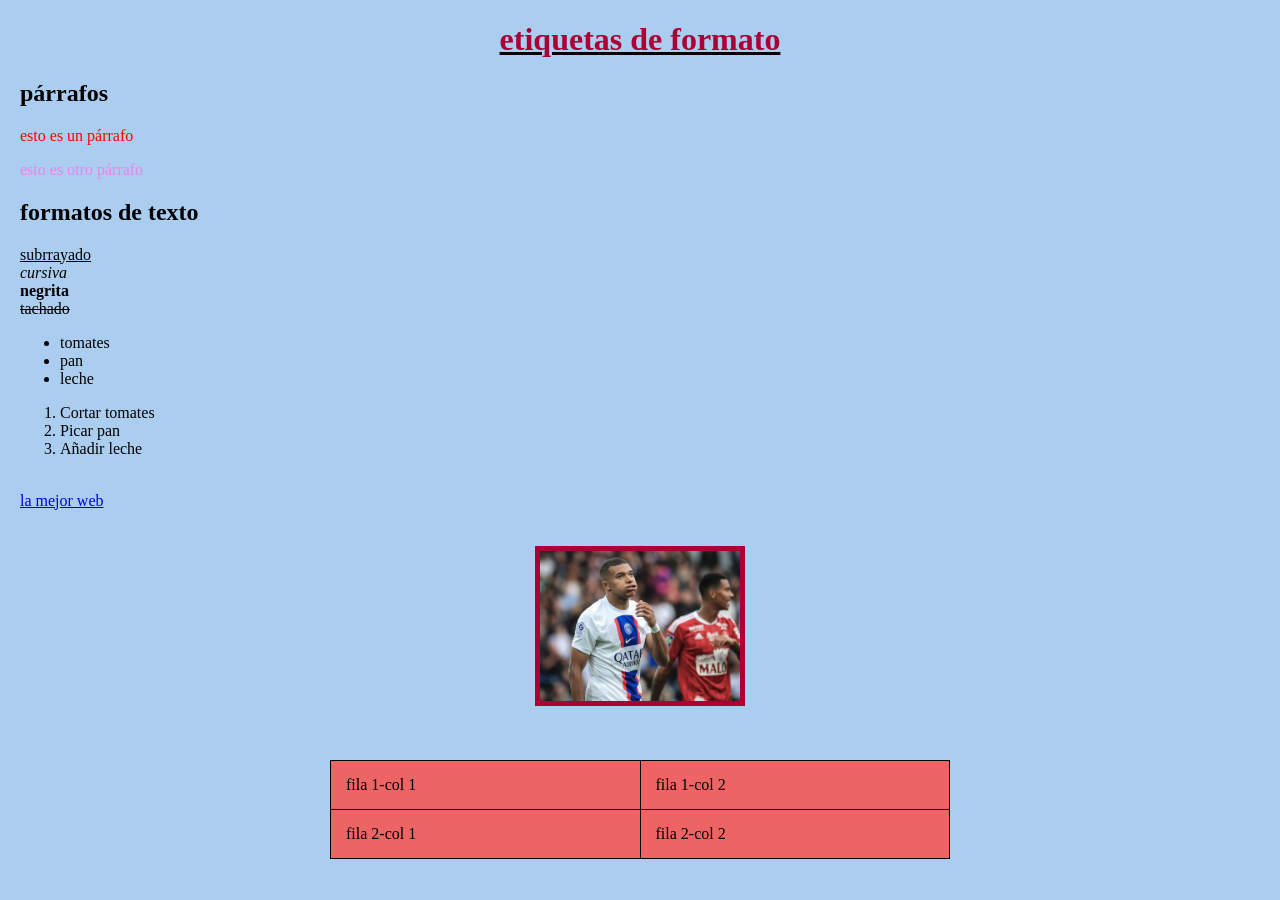
<file: index.html>
<!DOCTYPE html>
<html lang="en">
<head>
    <meta charset="UTF-8">
    <meta name="viewport" content="width=device-width, initial-scale=1.0">
    <meta http-equiv="X-UA-Compatible" content="ie=edge">
    <title>mi pagina web</title>
    <link rel="stylesheet" href="estilos.css">
    <style>
    p {color: violet;}
    h1{color:#ab0035;
     text-decoration: underline black;}
    </style>
</head>
<body style="background-color:#abcdef;">
    <h1>etiquetas de formato</h1>
    <h2>párrafos</h2>
    <p style="color: red;">esto es un párrafo</p>
    <p>esto es otro párrafo</p>
    <h2>formatos de texto</h2>
    <u>subrrayado</u><br>
    <i>cursiva</i><br>
    <b>negrita</b><br>
    <s>tachado</s><br>

<ul>
    <li>tomates</li>
    <li>pan</li>
    <li>leche</li>
</ul>
<ol>
    <li>Cortar tomates</li>
    <li>Picar pan</li>
    <li>Añadir leche</li>
</ol>
<br><a href="http://www.marca.com">la mejor web</a><br><br><br>
<a href="http://www.marca.com"><img width="200" src="mbppe.jpg" alt="">
</a><br><br><br>

<table border="1">
    <tr>
        <td>fila 1-col 1</td>
        <td>fila 1-col 2</td>
    </tr>
    <tr>
        <td>fila 2-col 1</td>
        <td>fila 2-col 2</td>
    </tr>
</table>

</body>
</html>
</file>
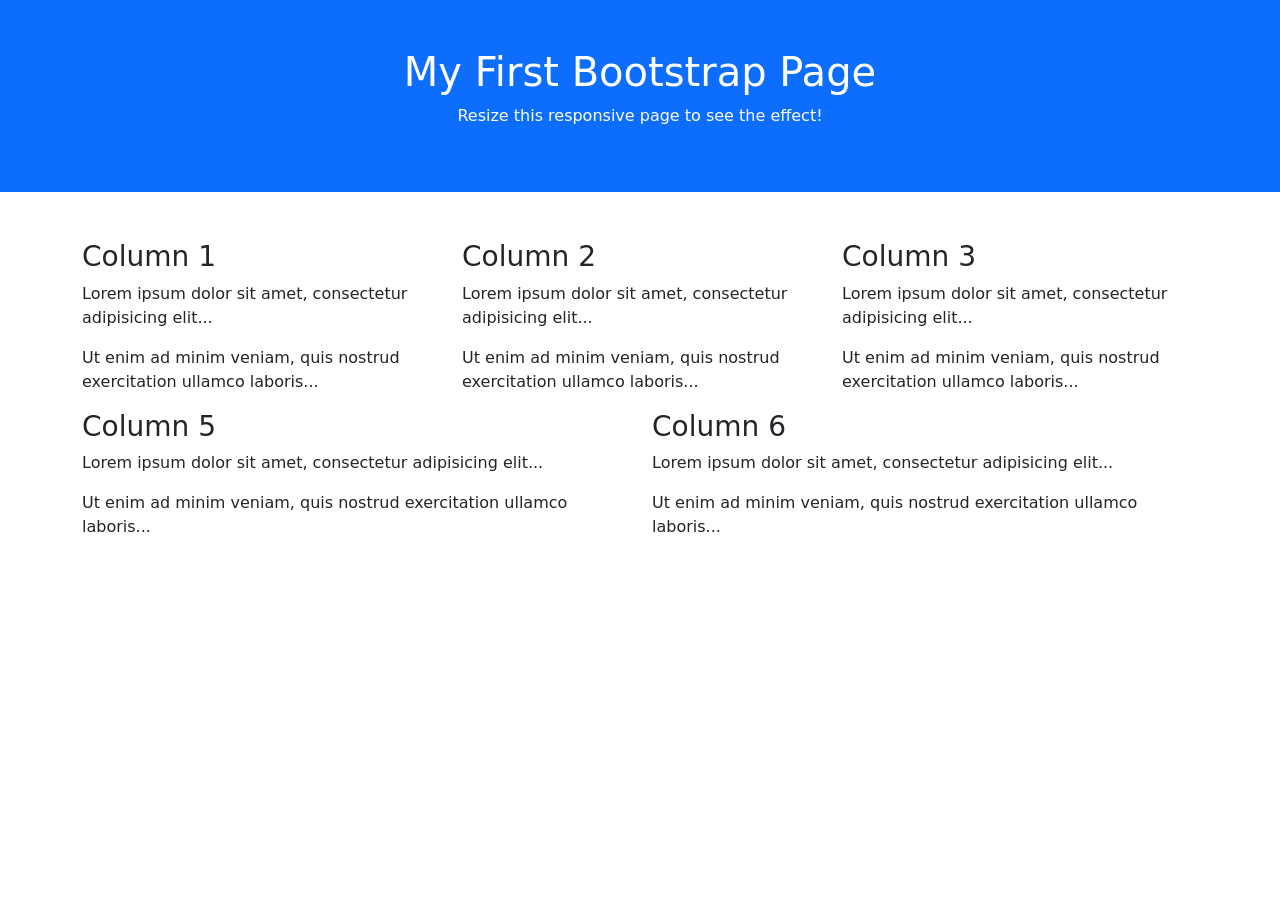
<file: bootstrap.html>
<!DOCTYPE html>
<html lang="en">
<head>
  <title>Bootstrap 5 Example</title>
  <meta charset="utf-8">
  <meta name="viewport" content="width=device-width, initial-scale=1">
  <link href="https://cdn.jsdelivr.net/npm/bootstrap@5.2.1/dist/css/bootstrap.min.css" rel="stylesheet">
  <script src="https://cdn.jsdelivr.net/npm/bootstrap@5.2.1/dist/js/bootstrap.bundle.min.js"></script>
</head>
<body>

<div class="container-fluid p-5 bg-primary text-white text-center">
  <h1>My First Bootstrap Page</h1>
  <p>Resize this responsive page to see the effect!</p> 
</div>
  
<div class="container mt-5">
  <div class="row">
    <div class="col-sm-4">
      <h3>Column 1</h3>
      <p>Lorem ipsum dolor sit amet, consectetur adipisicing elit...</p>
      <p>Ut enim ad minim veniam, quis nostrud exercitation ullamco laboris...</p>
    </div>
    <div class="col-sm-4">
      <h3>Column 2</h3>
      <p>Lorem ipsum dolor sit amet, consectetur adipisicing elit...</p>
      <p>Ut enim ad minim veniam, quis nostrud exercitation ullamco laboris...</p>
    </div>
    <div class="col-sm-4">
      <h3>Column 3</h3>        
      <p>Lorem ipsum dolor sit amet, consectetur adipisicing elit...</p>
      <p>Ut enim ad minim veniam, quis nostrud exercitation ullamco laboris...</p>
    </div>
    <div class="col-sm-6">
      <h3>Column 5</h3>        
      <p>Lorem ipsum dolor sit amet, consectetur adipisicing elit...</p>
      <p>Ut enim ad minim veniam, quis nostrud exercitation ullamco laboris...</p>
    </div>
    <div class="col-sm-6">
      <h3>Column 6</h3>        
      <p>Lorem ipsum dolor sit amet, consectetur adipisicing elit...</p>
      <p>Ut enim ad minim veniam, quis nostrud exercitation ullamco laboris...</p>
    </div>
  </div>
</div>

</body>
</html>
</file>
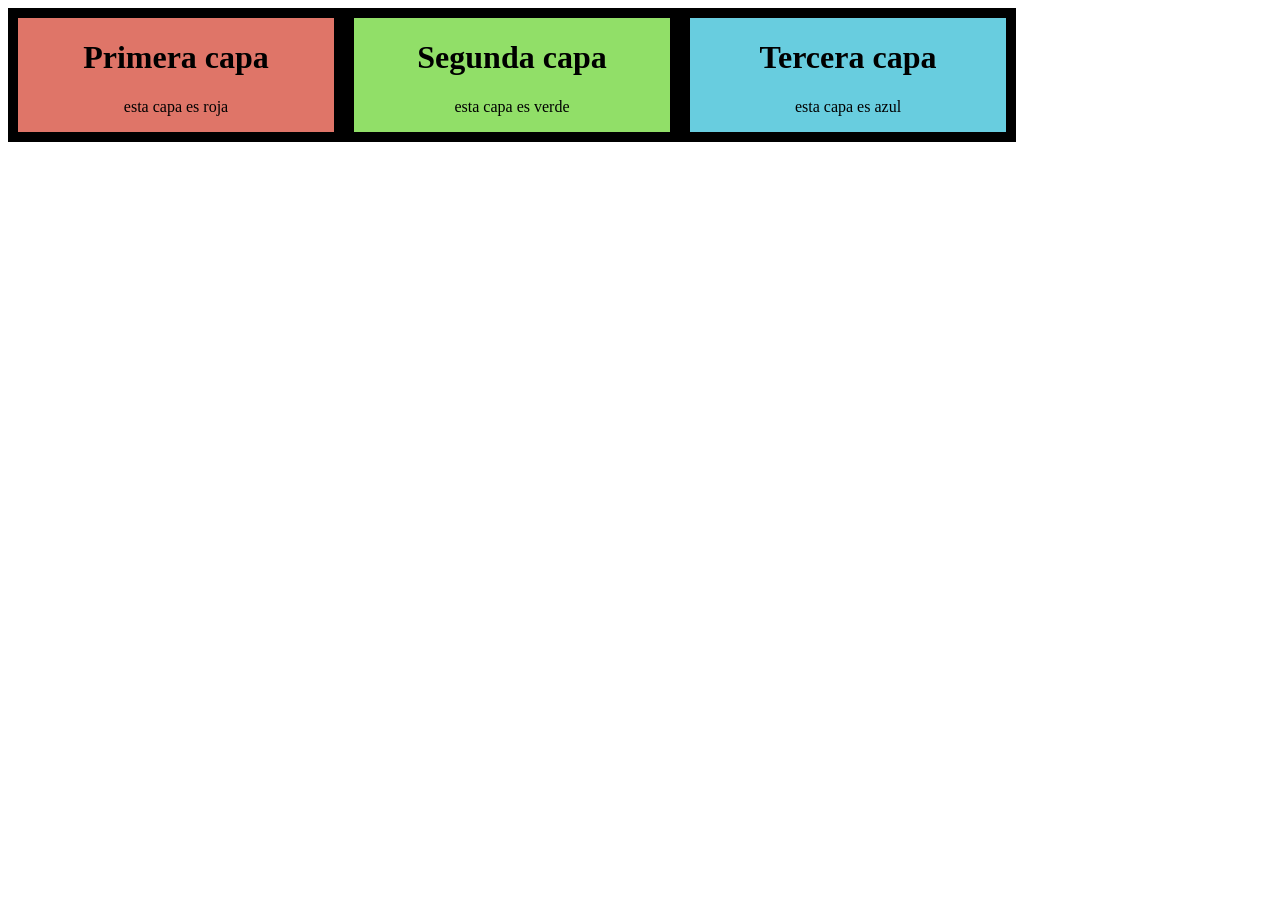
<file: capas.html>
<html lang="en">
<head>
    <meta charset="UTF-8">
    <meta name="viewport" content="width=device-width, initial-scale=1.0">
    <meta http-equiv="X-UA-Compatible" content="ie=edge">
    <title>Document</title>
</head>
<body>
    <div style="background-color:#DF7568; border: solid 10px; text-align: center; float: left; width: 25%;">
        <h1>Primera capa</h1>
        <p>esta capa es roja</p>
    </div>
    <div style="background-color:#91DF68; border: solid 10px; text-align: center;float: left; width: 25%;">
            <h1>Segunda capa</h1>
            <p>esta capa es verde</p>
    </div>
    <div style="background-color:#68CDDF; border: solid 10px; text-align: center;float: left; width: 25%;">
                <h1>Tercera capa</h1>
                <p>esta capa es azul</p>
    </div>
</body>
</html>
</file>
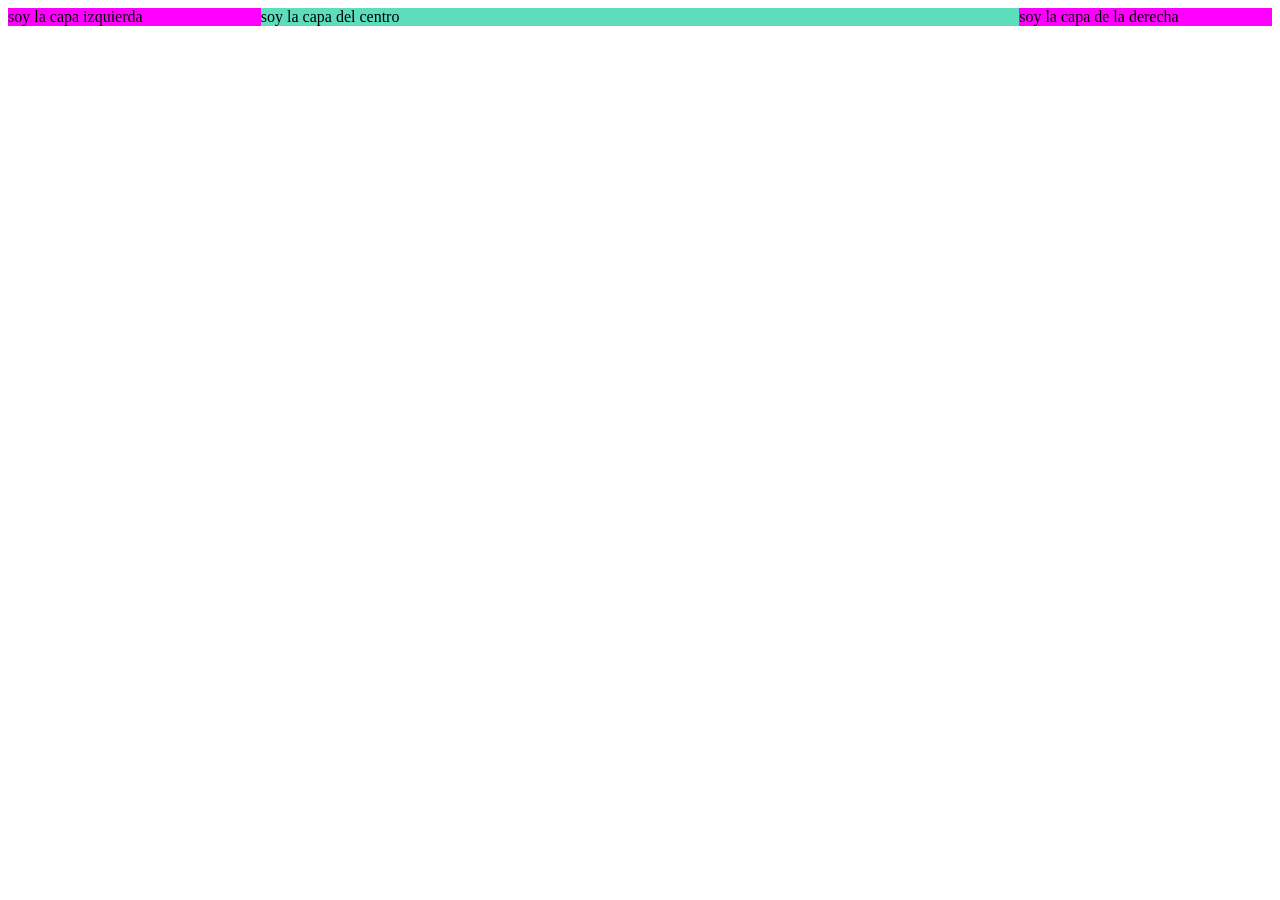
<file: capas_responsive.html>
<!DOCTYPE html>
<html lang="en">
<head>
    <meta charset="UTF-8">
    <meta name="viewport" content="width=device-width, initial-scale=1.0">
    <meta http-equiv="X-UA-Compatible" content="ie=edge">
    <title>Document</title>
    <style>
    .izquierda, .derecha{
        width: 20%;
        float: left;}

    .centro{
        width: 60%;
        float: left;
        background-color: rgb(94, 221, 189);}

    .izquierda{background-color: magenta;}

    .derecha{background-color: magenta;}

    @media screen and (max-width: 800px){
        .izquierda, .derecha, .centro{
            width: 100%;
            }}

    </style>
</head>
<body>

    <div class="izquierda">soy la capa izquierda</div>
    <div class="centro">soy la capa del centro</div>
    <div class="derecha">soy la capa de la derecha</div>

</body>
</html>
</file>
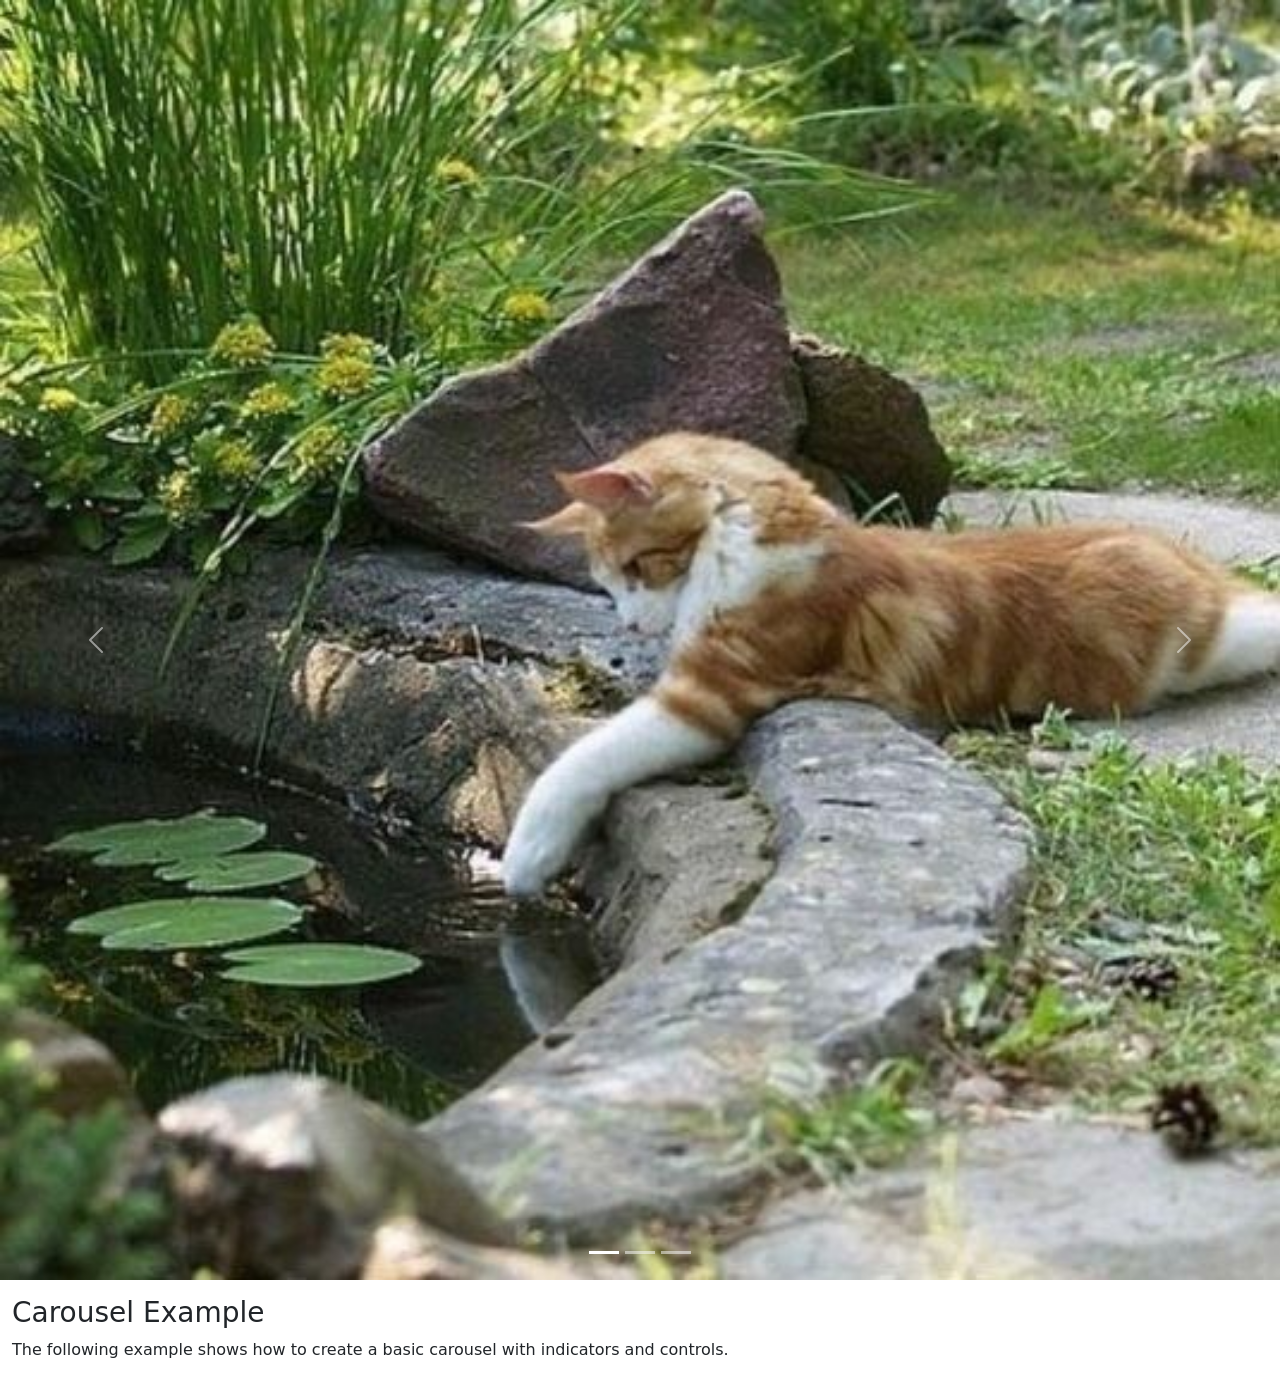
<file: carrousel.html>
<!DOCTYPE html>
<html lang="en">
<head>
  <title>Bootstrap Example</title>
  <meta charset="utf-8">
  <meta name="viewport" content="width=device-width, initial-scale=1">
  <link href="https://cdn.jsdelivr.net/npm/bootstrap@5.2.1/dist/css/bootstrap.min.css" rel="stylesheet">
  <script src="https://cdn.jsdelivr.net/npm/bootstrap@5.2.1/dist/js/bootstrap.bundle.min.js"></script>
</head>
<body>

<!-- Carousel -->
<div id="demo" class="carousel slide" data-bs-ride="carousel">

  <!-- Indicators/dots -->
  <div class="carousel-indicators">
    <button type="button" data-bs-target="#demo" data-bs-slide-to="0" class="active"></button>
    <button type="button" data-bs-target="#demo" data-bs-slide-to="1"></button>
    <button type="button" data-bs-target="#demo" data-bs-slide-to="2"></button>
  </div>
  
  <!-- The slideshow/carousel -->
  <div class="carousel-inner">
    <div class="carousel-item active">
      <img src="gato.jpg" alt="Los Angeles" class="d-block" style="width:100%">
    </div>
    <div class="carousel-item">
      <img src="gato2.jpg" alt="Chicago" class="d-block" style="width:100%">
    </div>
    <div class="carousel-item">
      <img src="gato3.jpg" alt="New York" class="d-block" style="width:100%">
    </div>
  </div>
  
  <!-- Left and right controls/icons -->
  <button class="carousel-control-prev" type="button" data-bs-target="#demo" data-bs-slide="prev">
    <span class="carousel-control-prev-icon"></span>
  </button>
  <button class="carousel-control-next" type="button" data-bs-target="#demo" data-bs-slide="next">
    <span class="carousel-control-next-icon"></span>
  </button>
</div>

<div class="container-fluid mt-3">
  <h3>Carousel Example</h3>
  <p>The following example shows how to create a basic carousel with indicators and controls.</p>
</div>

</body>
</html>
</file>
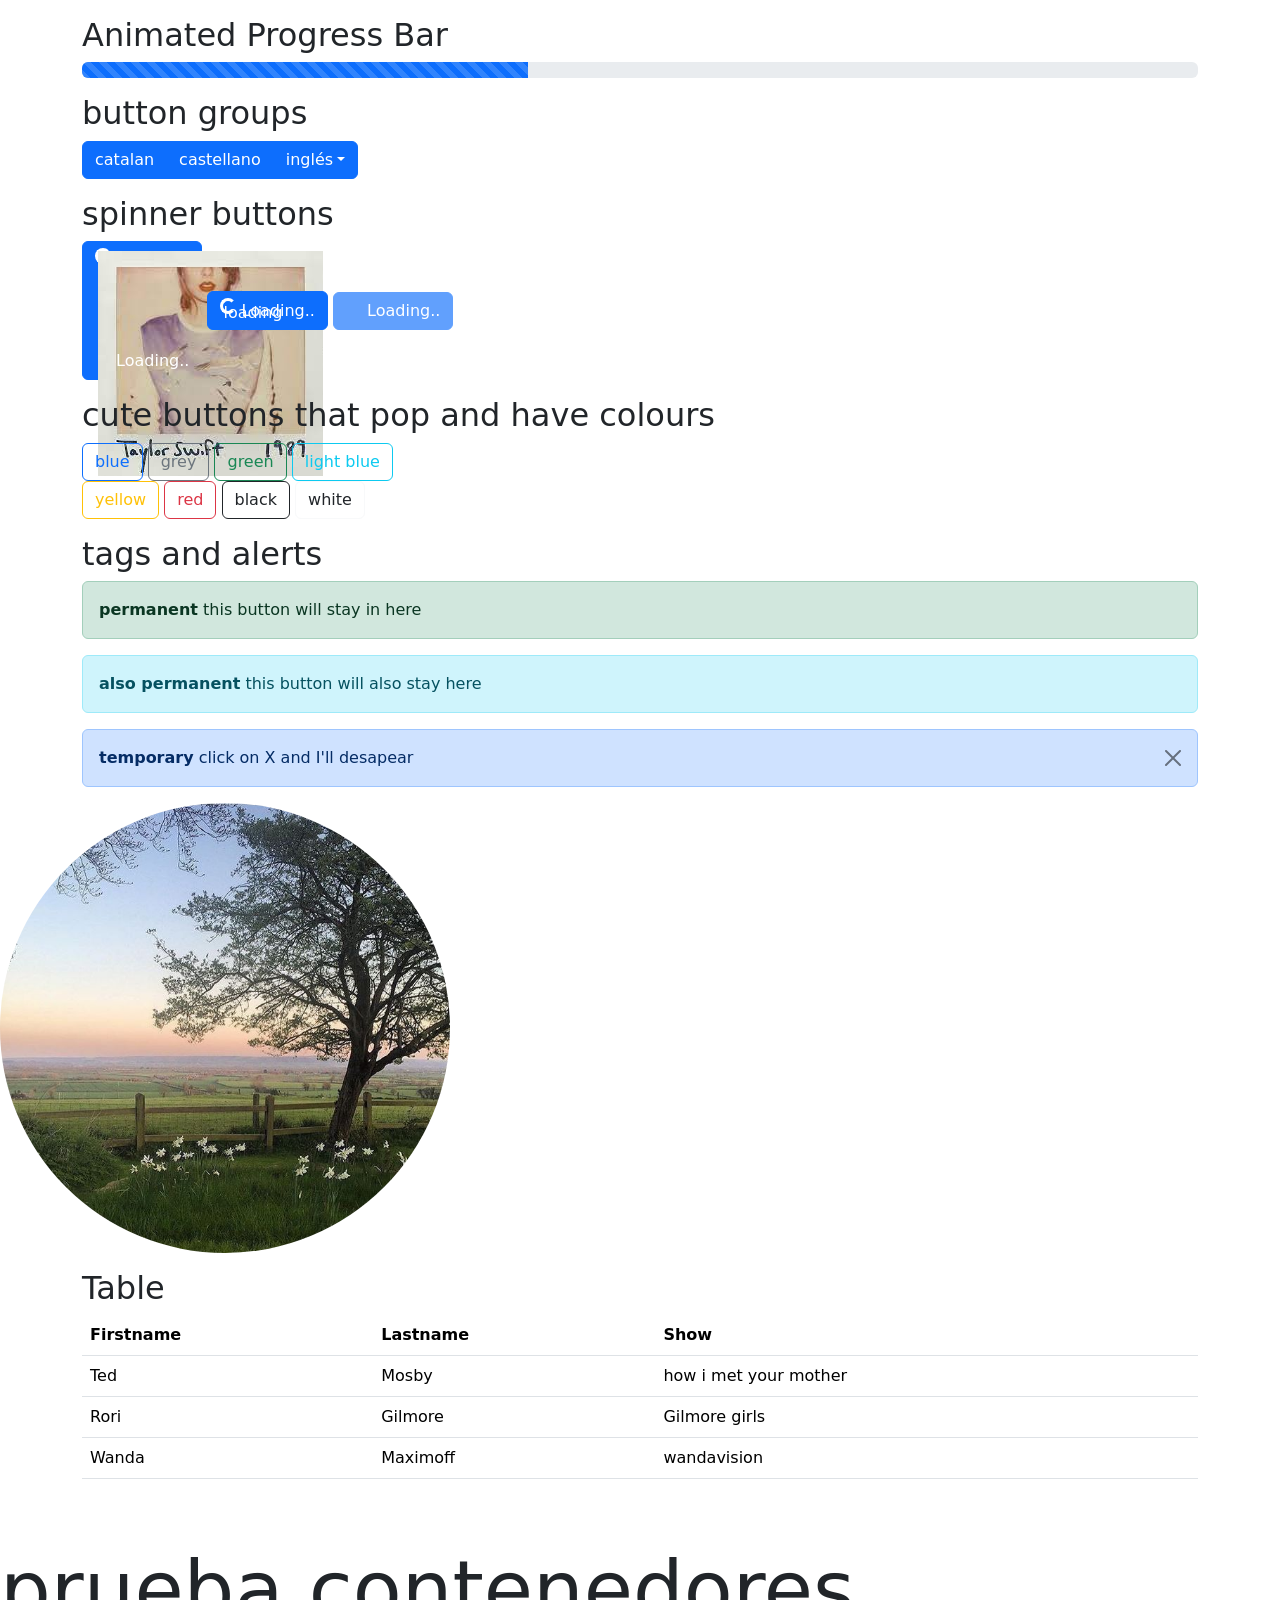
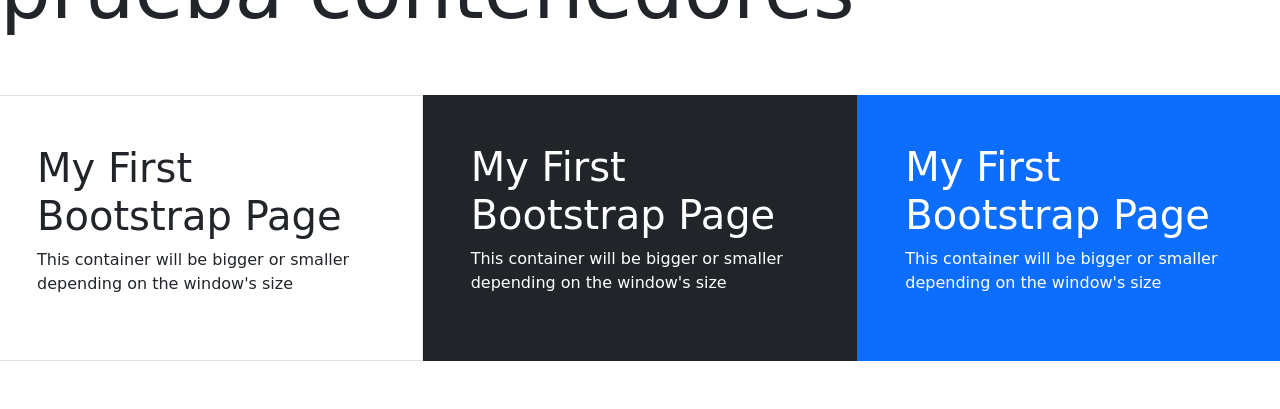
<file: contenedores.html>
<!DOCTYPE html>
<html lang="en">
<head>
  <title>Bootstrap Example</title>
  <meta charset="utf-8">
  <meta name="viewport" content="width=device-width, initial-scale=1">
  <link href="https://cdn.jsdelivr.net/npm/bootstrap@5.2.1/dist/css/bootstrap.min.css" rel="stylesheet">
  <script src="https://cdn.jsdelivr.net/npm/bootstrap@5.2.1/dist/js/bootstrap.bundle.min.js"></script>

</head>
<body>

<div class="container mt-3">
    <h2>Animated Progress Bar</h2>
    <div class="progress">
      <div class="progress-bar progress-bar-striped progress-bar-animated" style="width:40%"></div>
    </div>
</div>
      

<div class="container mt-3">
  <h2>button groups</h2>
  <div class="btn-group">
    <button type="button" class="btn btn-primary">catalan</button>
    <button type="button" class="btn btn-primary">castellano</button>
    <div class="btn-group">
      <button type="button" class="btn btn-primary dropdown-toggle" data-bs-toggle="dropdown">inglés</button>
      <ul class="dropdown-menu">
        <li><a class="dropdown-item" href="#">british</a></li>
        <li><a class="dropdown-item" href="#">american</a></li>
      </ul>
    </div>
  </div>
</div>
      

<div class="container mt-3">
  <h2>spinner buttons</h2>
  <button class="btn btn-primary">
    <span class="spinner-border spinner-border-sm"> <img src="1989.jfif" alt=""> </span>
    Loading..
  </button>

  <button class="btn btn-primary">
    <span class="spinner-border spinner-border-sm">loading</span>
    Loading..
  </button>
  

  <button class="btn btn-primary" disabled>
      <span class="spinner-grow spinner-grow-sm">loading</span>
      Loading..
    </button>

</div>
      

<div class="container mt-3">
  <h2>cute buttons that pop and have colours</h2>
  <button type="button" class="btn btn-outline-primary">blue</button>
  <button type="button" class="btn btn-outline-secondary">grey</button>
  <button type="button" class="btn btn-outline-success">green</button>
  <button type="button" class="btn btn-outline-info">light blue</button><br>
  <button type="button" class="btn btn-outline-warning">yellow</button>
  <button type="button" class="btn btn-outline-danger">red</button>
  <button type="button" class="btn btn-outline-dark">black</button>
  <button type="button" class="btn btn-outline-light text-dark">white</button>
</div>
      

<div class="container mt-3">
    <h2>tags and alerts</h2>
    <div class="alert alert-success">
      <strong>permanent</strong> this button will stay in here
    </div>
    <div class="alert alert-info">
      <strong>also permanent</strong> this button will also stay here
    </div>
    <div class="alert alert-primary alert-dismissible">
      <button type="button" class="btn-close" data-bs-dismiss="alert"></button>
      <strong>temporary</strong> click on X and I'll desapear
    </div>
  </div>
  

<img class="rounded-circle" src="paisaje.jpg" alt="" width="450px" height="450px">

<div class="container mt-3">
    <h2>Table</h2>
    <table class="table table-hover">
      <thead class="bg-success text-white">
        <tr>
          <th>Firstname</th>
          <th>Lastname</th>
          <th>Show</th>
        </tr>
      </thead>
      <tbody>
        <tr>
          <td>Ted</td>
          <td>Mosby</td>
          <td>how i met your mother</td>
        </tr>
        <tr>
          <td>Rori</td>
          <td>Gilmore</td>
          <td>Gilmore girls</td>
        </tr>
        <tr>
          <td>Wanda</td>
          <td>Maximoff</td>
          <td>wandavision</td>
        </tr>
      </tbody>
    </table>
</div>

<br><br>

<div class="container-">
  <h1 class="display-1">prueba contenedores</h1>
  <div class="row">
    <div class="col-sm-4 p-5 my-5 border">
      <h1>My First Bootstrap Page</h1>
      <p>This container will be bigger or smaller depending on the window's size</p>
    </div>

    <div class="col-sm-4 p-5 my-5 bg-dark text-white">
      <h1>My First Bootstrap Page</h1>
      <p>This container will be bigger or smaller depending on the window's size</p>
    </div>

    <div class="col-sm-4 p-5 my-5 bg-primary text-white">
      <h1>My First Bootstrap Page</h1>
      <p>This container will be bigger or smaller depending on the window's size</p>
    </div>
  </div>
</div>



</body>
</html>
</file>
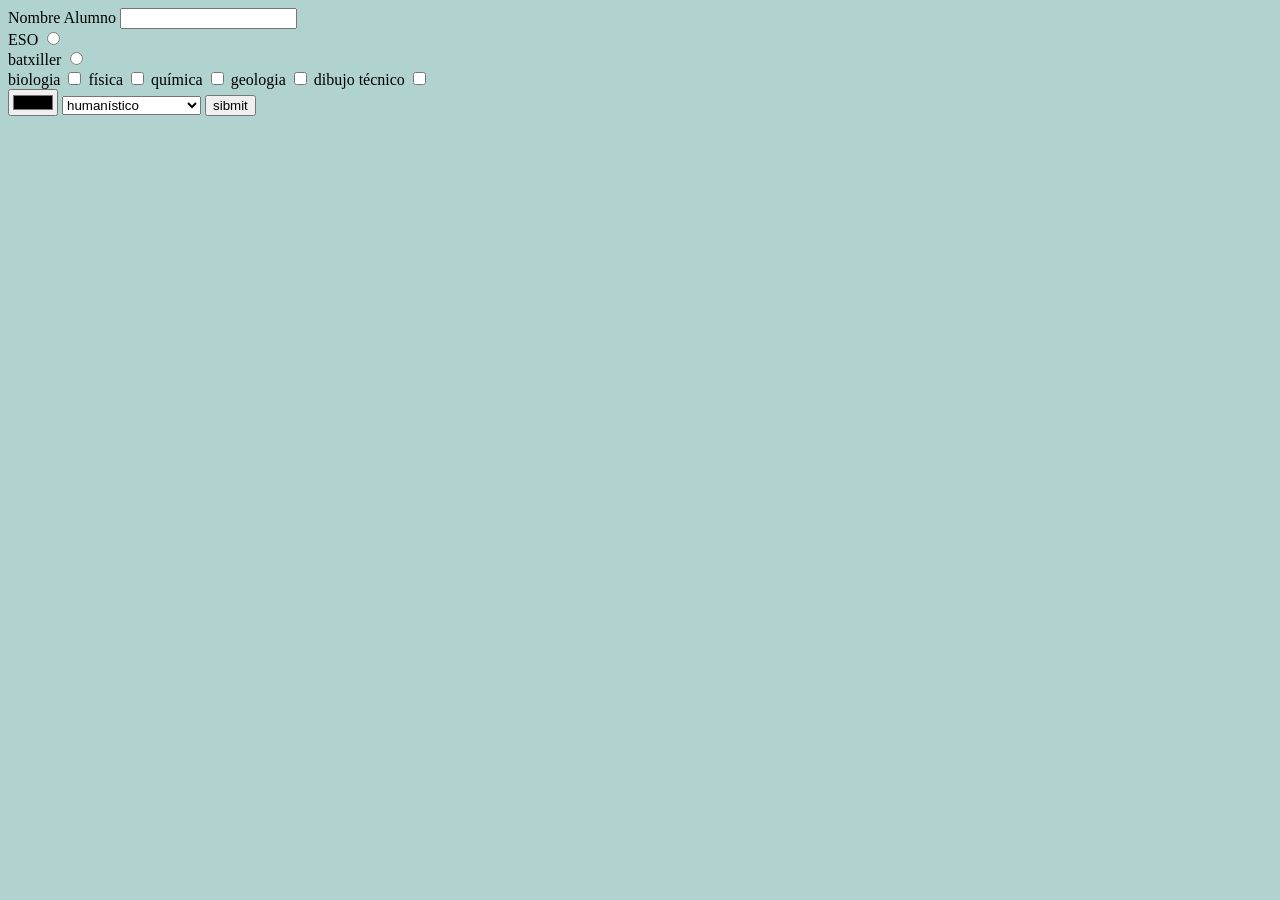
<file: formularios.html>
<!DOCTYPE html>
<html lang="en">
<head>
    <meta charset="UTF-8">
    <meta name="viewport" content="width=device-width, initial-scale=1.0">
    <meta http-equiv="X-UA-Compatible" content="ie=edge">
    <title>Document</title>
    
    
</head>
<body style="background-color: #b1d3cf;">
    <form action="javascript:window.alert()">
        <label for="nombre">Nombre Alumno</label>
        <input type="text" name="nombre" id="nombre">
        <br>
        <label for="etapa">ESO</label>
        <input type="radio" name=etapa id=ESO>
        <br>
        <label for="etapa">batxiller</label>
        <input type="radio" name=etapa id=batx>
        <br>
        <label for="optativas">biologia</label>
        <input type="checkbox" name="optativas" id="bio">
        <label for="optativas">física</label>
        <input type="checkbox" name="optativas" id="fis">
        <label for="optativas">química</label>
        <input type="checkbox" name="optativas" id="qui">
        <label for="optativas">geologia</label>
        <input type="checkbox" name="optativas" id="geo">
        <label for="optativas">dibujo técnico</label>
        <input type="checkbox" name="optativas" id="dt">
        <br>
        <label for="color preferido"></label>
        <input type="color" name="" id="">

        <select name="modalidad" id="modalidad" size="1">
            <option value="humanistico">humanístico</option>
            <option value="social">social</option>
            <option value="cienciasdelasalud">ciencias de la salud</option>
            <option value="tecnologico">tecnológico</option>
        </select>

        <input type="submit" value="sibmit">
    </form>
</body>
</html>
</file>
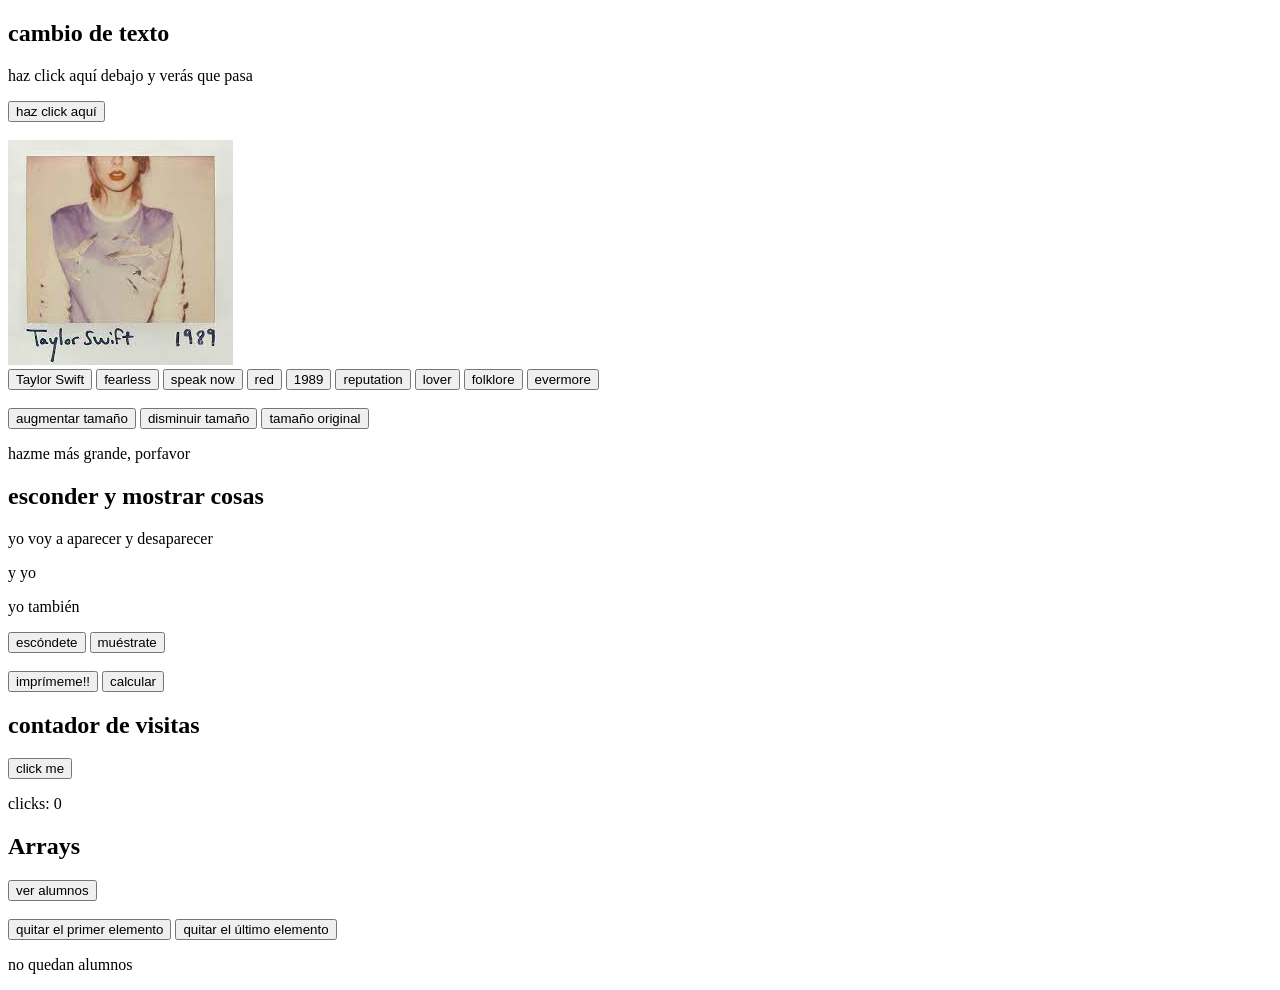
<file: javascript1.html>
<!DOCTYPE html>
<html lang="en">
<head>
    <meta charset="UTF-8">
    <meta name="viewport" content="width=device-width, initial-scale=1.0">
    <meta http-equiv="X-UA-Compatible" content="ie=edge">
    <title>Document</title>
    <script src="scripts.js">

    </script>

</head>
<body>
    <h2>cambio de texto</h2>

    <p id="demo">haz click aquí debajo y verás que pasa</p>

    <button onclick="pulsar()">
        haz click aquí
    </button>

<br><br>

    <img id="foto" src="1989.jfif" alt=""><br>
    <button onclick="cambio('debut')">Taylor Swift</button>
    <button onclick="cambio('fearless')">fearless</button>
    <button onclick="cambio('speaknow')">speak now</button>
    <button onclick="cambio('red')">red</button>
    <button onclick="cambio('milnovecientos')">1989</button>
    <button onclick="cambio('reputation')">reputation</button>
    <button onclick="cambio('lover')">lover</button>
    <button onclick="cambio('folklore')">folklore</button>
    <button onclick="cambio('evermore')">evermore</button>

<br><br>

    <button onclick="grande()">augmentar tamaño</button>
    <button onclick="pequenyo()">disminuir tamaño</button>
    <button onclick="mediano()">tamaño original</button>

    <p id="cambioletra">hazme más grande, porfavor</p>

    <h2>esconder y mostrar cosas</h2>
    <div  id="escondido">
        <p>yo voy a aparecer y desaparecer</p>
        <p>y yo</p>
        <p>yo también</p>
    </div>
    <button onclick="esconder()">escóndete</button>
    <button onclick="mostrar()">muéstrate</button>

<br><br>

    <button onclick="imprimir()">imprímeme!!</button>
    <button onclick="calcular()">calcular</button>

<br><h2>contador de visitas</h2>
<button type="button" onclick="onClick()">click me</button>
<p>clicks: <a id= "clicks">0</a></p>

<h2>Arrays</h2>

<button type="button" onClick="pruebaArrays()">ver alumnos</button>
<br><br>
<button type="button" onClick="primero()">quitar el primer elemento</button>
<button type="button" onClick="ultimo()">quitar el último elemento</button>

<p id=listaAlumnos></p>

<p id="noquedan">no quedan alumnos</p>

</body>
</html>
</file>
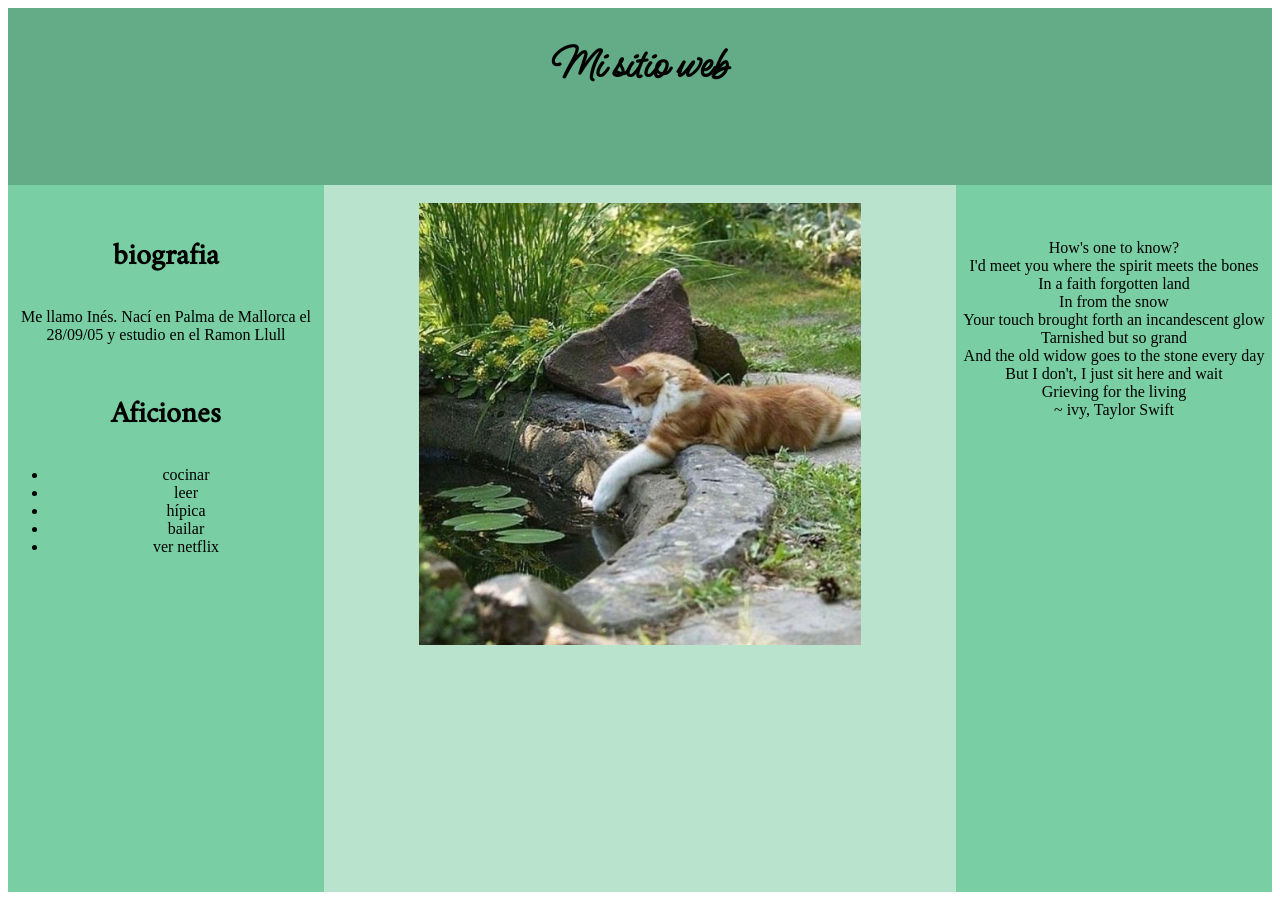
<file: mi_web.html>
<html lang="en">
<head>
    <meta charset="UTF-8">
    <meta name="viewport" content="width=device-width, initial-scale=1.0">
    <meta http-equiv="X-UA-Compatible" content="ie=edge">
    <title>Document</title>
    <style>
    @import url('https://fonts.googleapis.com/css2?family=Ms+Madi&display=swap');
    @import url('https://fonts.googleapis.com/css2?family=Amiri+Quran&display=swap');
    h1{font-family: 'Ms Madi', cursive; font-size: 44px;}
    h2{font-family: 'Amiri Quran', serif; font-size: 30px;}
    .menu{
        background-color:#64AB87;
        text-align: center; 
        float: left; 
        width: 100%; 
        height: 20%;}
    .bio, .lyric{
        background-color:#79CEA3; 
        text-align: center; 
        float: left; 
        width: 25%; 
        height: 80%;}
    .foto{
        background-color:#BAE3CE; 
        text-align: center; 
        float: left; 
        width: 50%; 
        height: 80%;}


@media screen and (max-width: 800px){
    .menu, .bio, .foto, .lyric{
        width: 100%;
        }
    .lyric{
        height: 40%;
        }

    .bio{
        height: 60%;
        }
        }

    </style>
</head>

<body>
    <div class="menu">
        <h1>Mi sitio web</h1>
    </div>
    <div class="bio">
            <h2>biografia</h2>
            <p>Me llamo Inés. Nací en Palma de Mallorca el 28/09/05 y estudio en el Ramon Llull</p>
            <h2>Aficiones</h2>
            <ul>
                <li>cocinar</li>
                <li>leer</li>
                <li>hípica</li>
                <li>bailar</li>
                <li>ver netflix</li>
            </ul>
    </div>
    <div class="foto">
        <br><img  width="70%"  src="gato.jpg" alt="">
    </div>
    <div class="lyric">
        <br><br>
        <br>How's one to know?
        <br>I'd meet you where the spirit meets the bones
        <br>In a faith forgotten land
        <br>In from the snow
        <br>Your touch brought forth an incandescent glow
        <br>Tarnished but so grand
        <br>And the old widow goes to the stone every day
        <br>But I don't, I just sit here and wait
        <br>Grieving for the living
        <br style="text-align: left;">~ ivy, Taylor Swift
    </div>
</body>
</html>
</file>
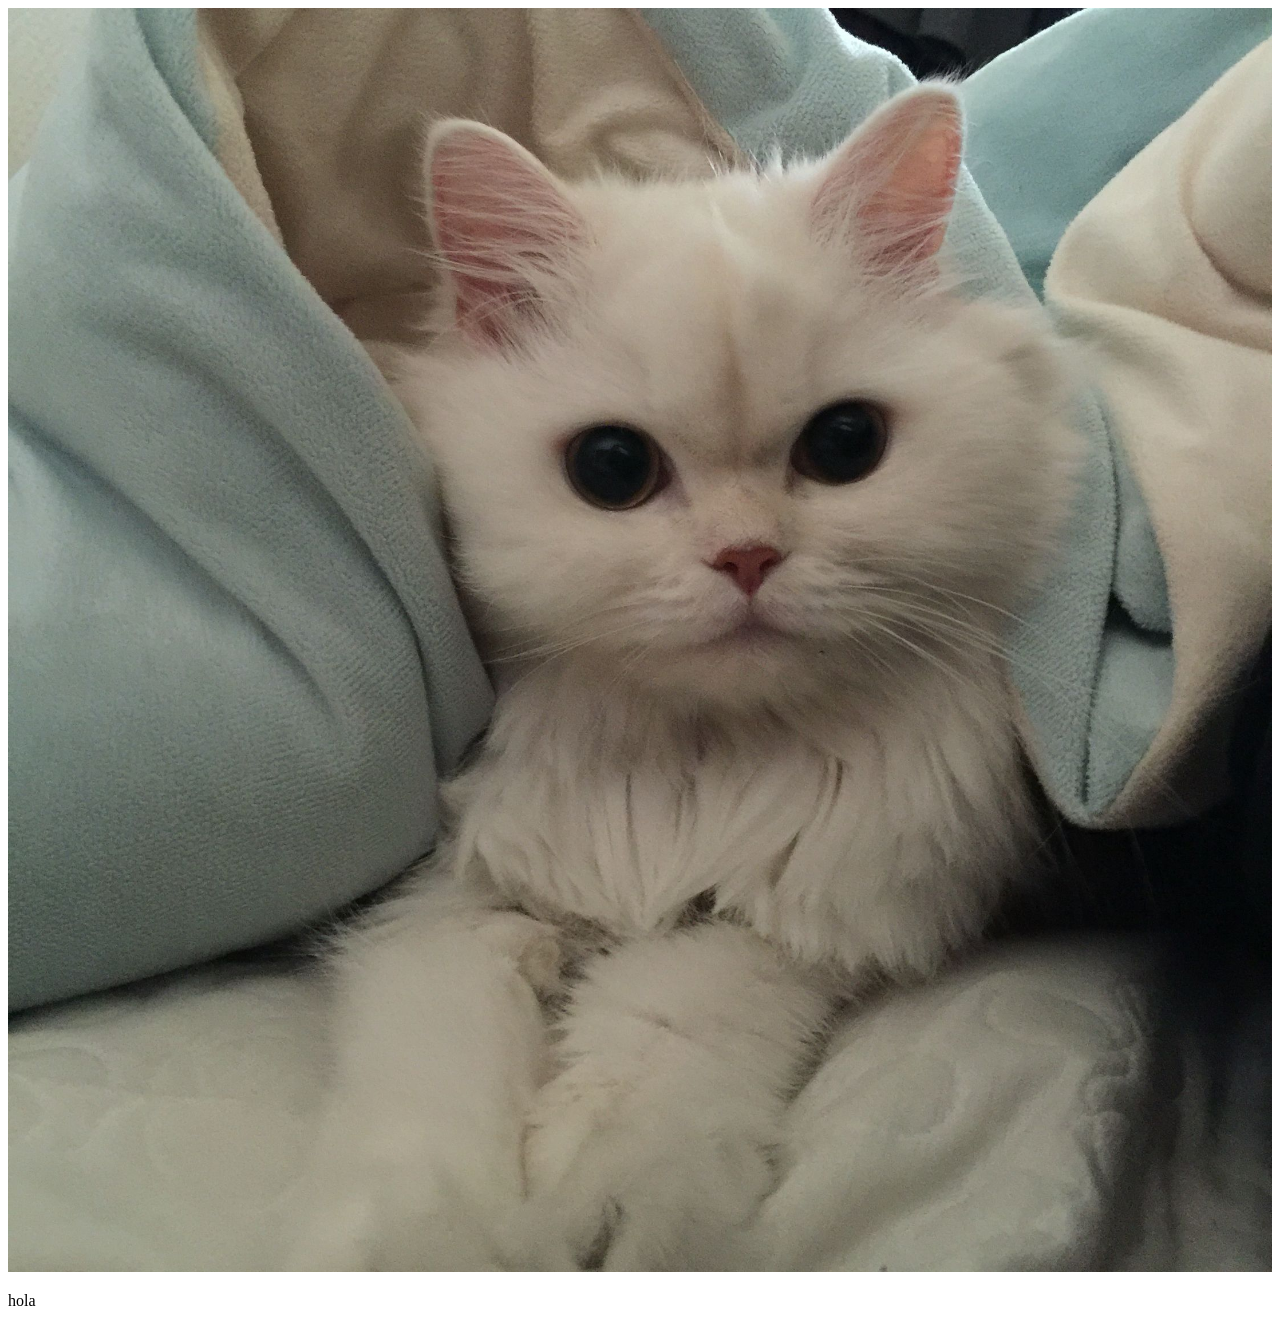
<file: responsive.html>
<!DOCTYPE html>
<html lang="en">
<head>
    <meta charset="UTF-8">
    <meta name="viewport" content="width=device-width, initial-scale=1.0">
    <meta http-equiv="X-UA-Compatible" content="ie=edge">
    <title>Document</title>
</head>
<body>
    <picture>
        <source srcset="gato.jpg" media="(max-width: 600px)">
        <source srcset="gato2.jpg" media="(max-width: 1000px)">
        <source srcset="gato3.jpg">
        <img src="gato2.jpg" alt="gato3" style="width: 100%;">
<p>hola</p>

    </picture>
</body>
</html>
</file>
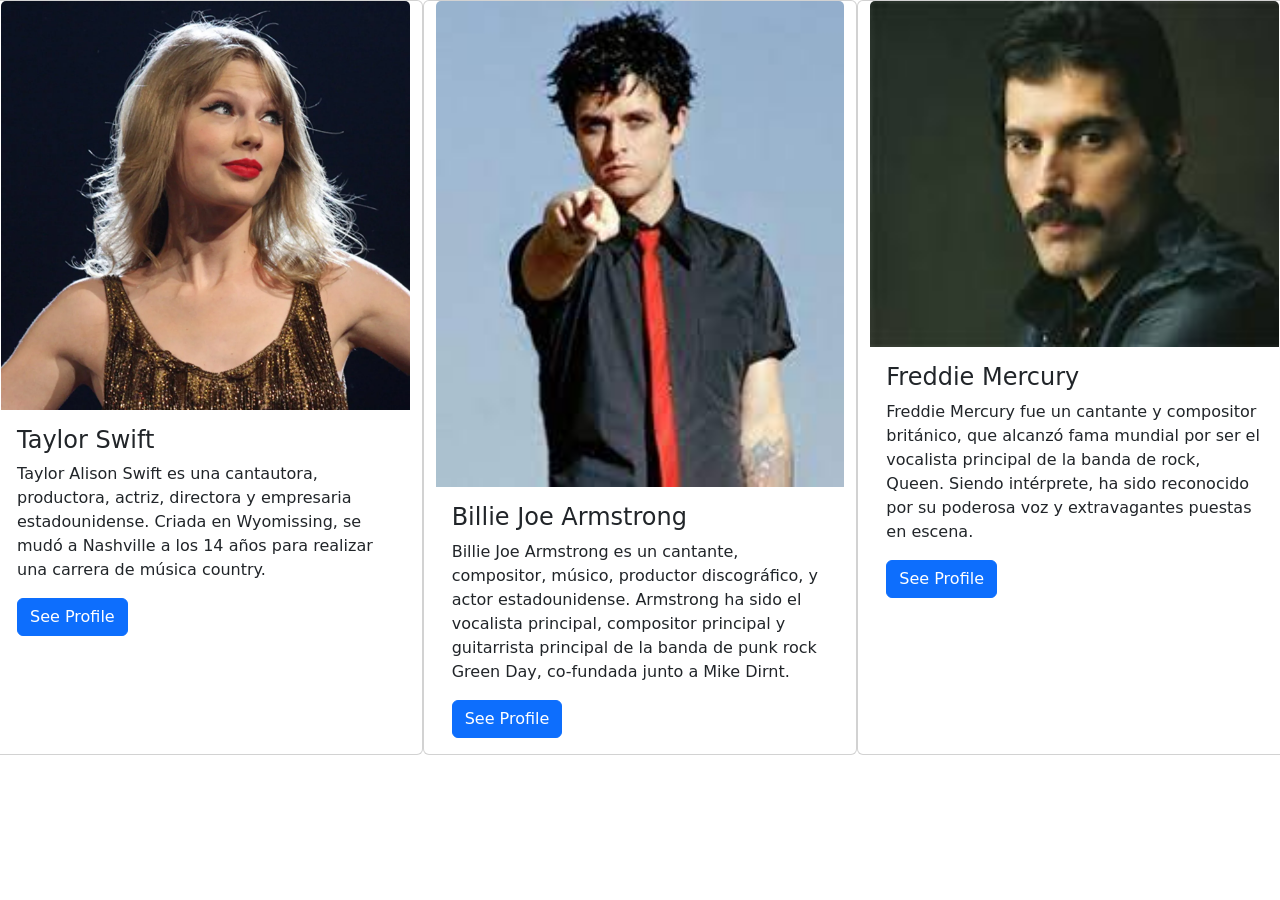
<file: tarjetas.html>
<!DOCTYPE html>
<html lang="en">
<head>
  <title>Bootstrap Example</title>
  <meta charset="utf-8">
  <meta name="viewport" content="width=device-width, initial-scale=1">
  <link href="https://cdn.jsdelivr.net/npm/bootstrap@5.2.1/dist/css/bootstrap.min.css" rel="stylesheet">
  <script src="https://cdn.jsdelivr.net/npm/bootstrap@5.2.1/dist/js/bootstrap.bundle.min.js"></script>
</head>
<body>

<div class="row">
    <div class="card col-sm-4">
        <img class="card-img-top" src="taylor.webp" alt="Card image" style="width:100%">
        <div class="card-body">
        <h4 class="card-title">Taylor Swift</h4>
        <p class="card-text">Taylor Alison Swift es una cantautora, productora, actriz, directora y empresaria estadounidense. Criada en Wyomissing, se mudó a Nashville a los 14 años para realizar una carrera de música country.</p>
        <a href="#" class="btn btn-primary">See Profile</a>
        </div>
    </div>

    <div class="card col-sm-4">
        <img class="card-img-top" src="billy.jfif" alt="Card image" style="width:100%">
        <div class="card-body">
        <h4 class="card-title">Billie Joe Armstrong</h4>
        <p class="card-text">Billie Joe Armstrong es un cantante, compositor, músico, productor discográfico, y actor estadounidense. Armstrong ha sido el vocalista principal, compositor principal y guitarrista principal de la banda de punk rock Green Day, co-fundada junto a Mike Dirnt. </p>
        <a href="#" class="btn btn-primary">See Profile</a>
        </div>
    </div>


    <div class="card col-sm-4">
        <img class="card-img-top" src="fredy.jfif" alt="Card image" style="width:100%">
        <div class="card-body">
        <h4 class="card-title">Freddie Mercury</h4>
        <p class="card-text">Freddie Mercury fue un cantante y compositor británico, que alcanzó fama mundial por ser el vocalista principal de la banda de rock, Queen. Siendo intérprete, ha sido reconocido por su poderosa voz y extravagantes puestas en escena.​​​</p>
        <a href="#" class="btn btn-primary">See Profile</a>
        </div>
    </div>

</div>

</body>
</html>
</file>
<file: estilos.css>
img{border: 5px solid #ab0035; 
    display: block; 
    margin-right: auto; 
    margin-left: auto;}
    
p{font-family: 'Bungee Spice', cursive;}

h1{font-family: @import url('https://fonts.googleapis.com/css2?family=Bungee+Spice&display=swap');
    text-align: center;}

body{margin: 20px;}

table, tr, td {border: 1px solid black; 
    border-collapse: collapse; 
    margin-left: auto; 
    margin-right: auto; 
    width: 50%;}

td{    padding: 15px;
    background-color: rgb(237, 100, 100);}
</file>
